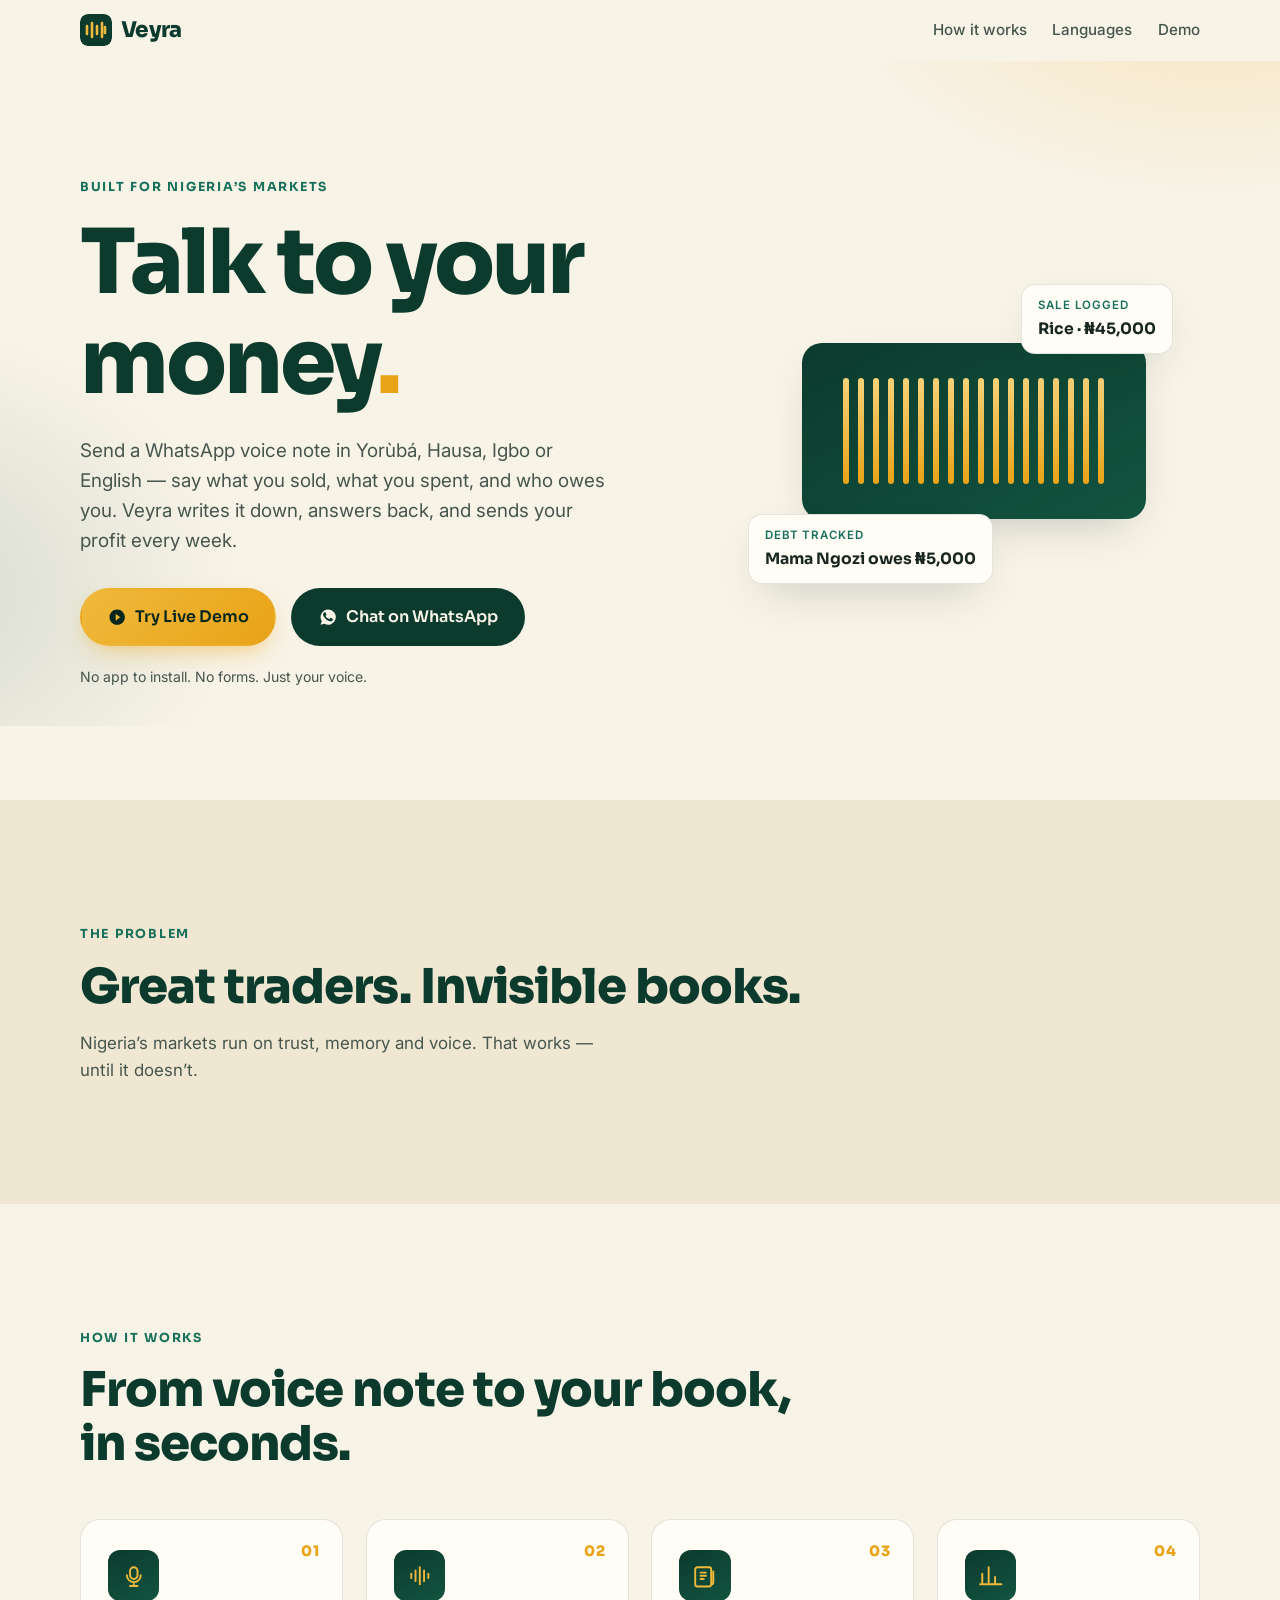
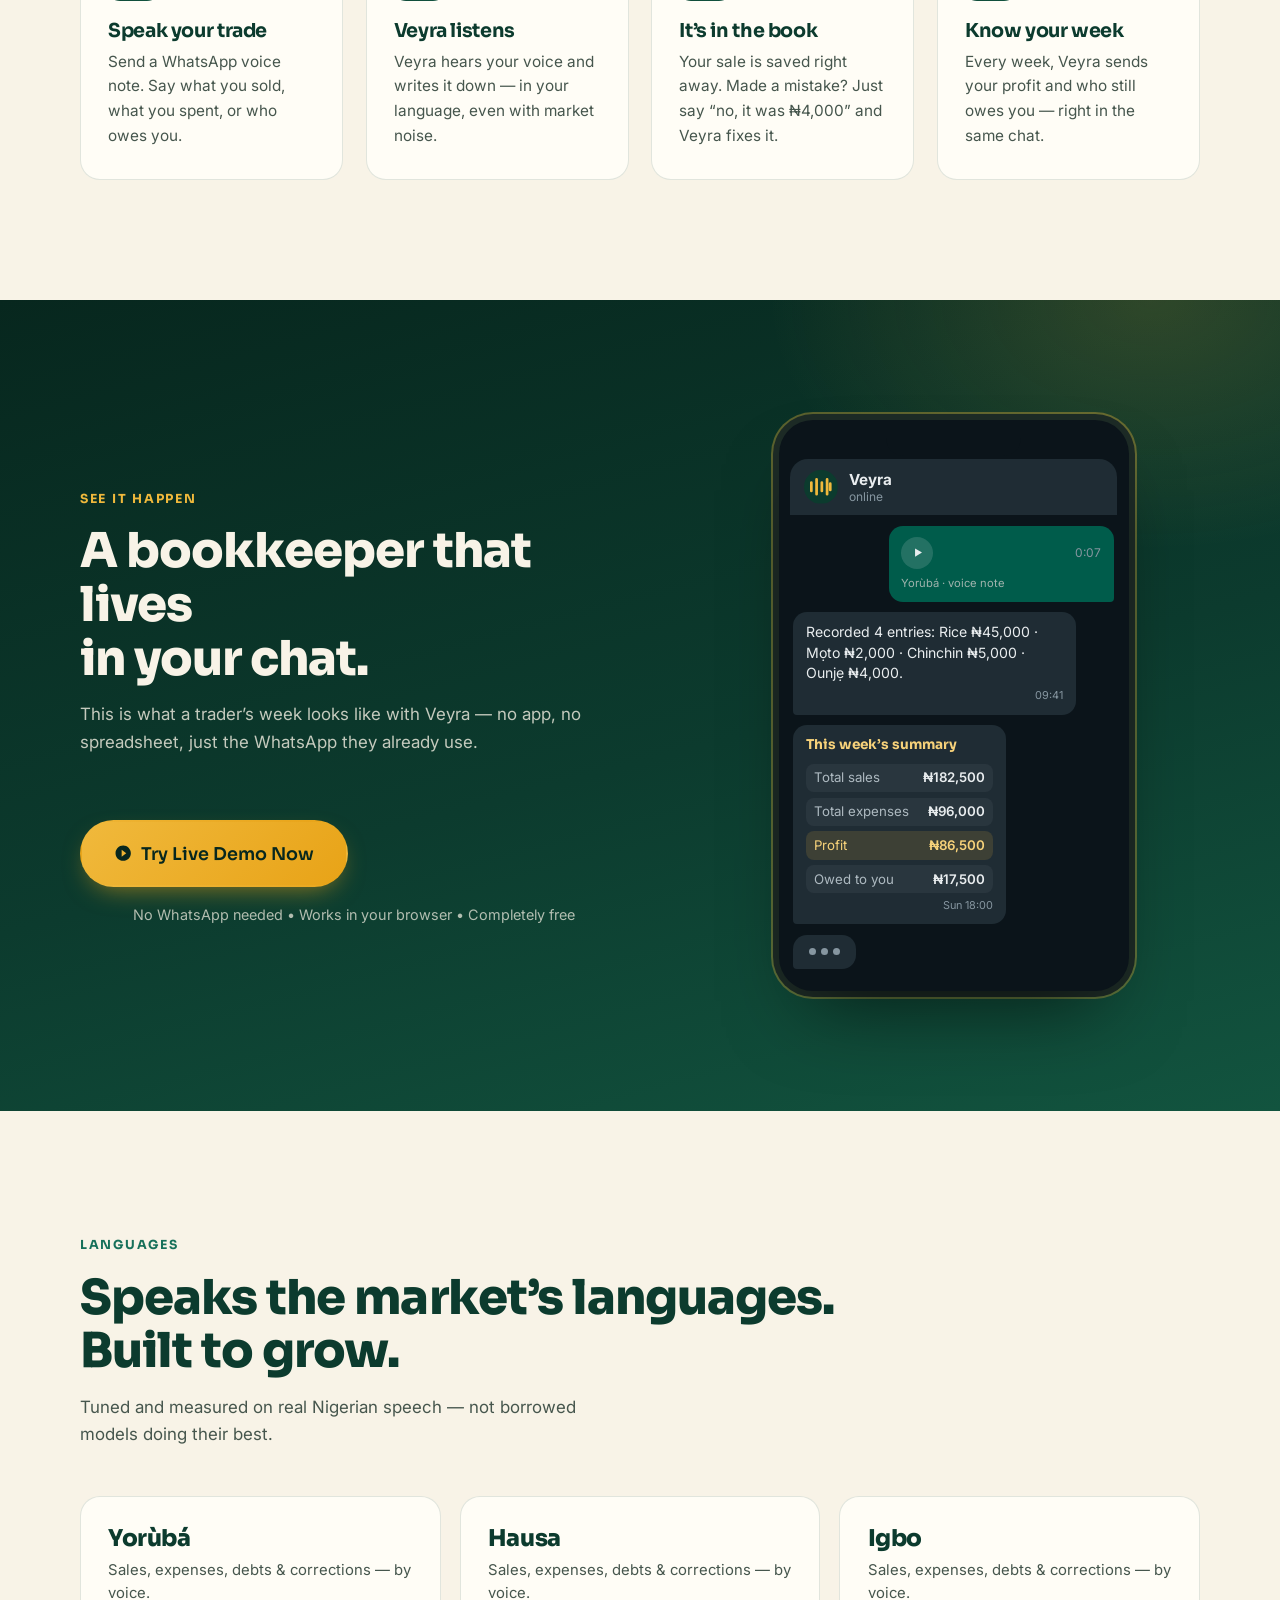
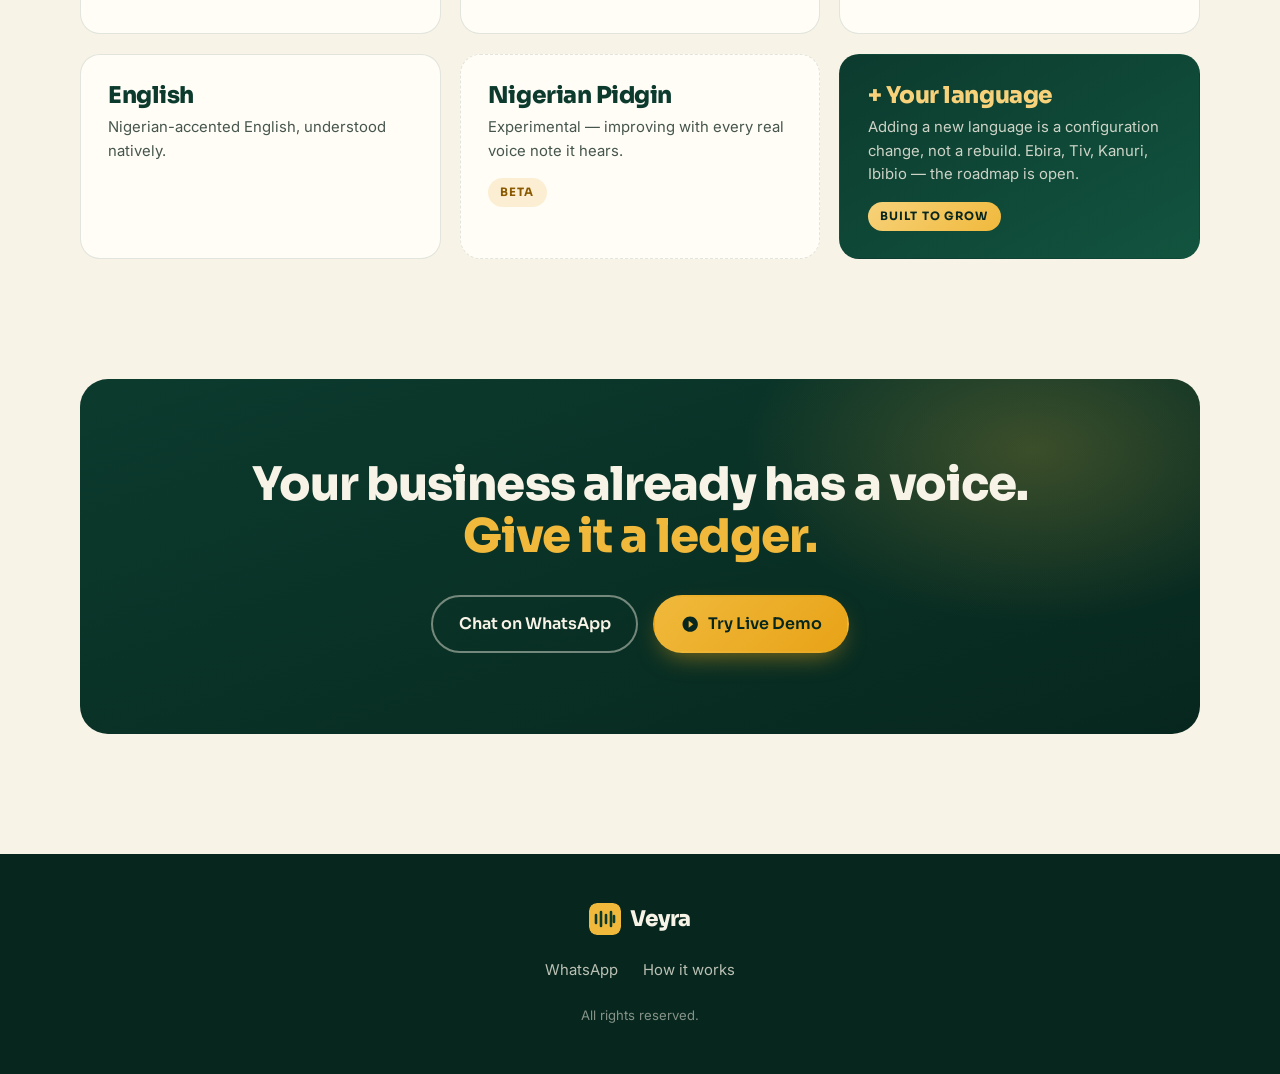
<file: site/index.html>
<!DOCTYPE html>
<html lang="en">
<head>
  <meta charset="UTF-8" />
  <meta name="viewport" content="width=device-width, initial-scale=1.0" />
  <title>Veyra — Talk to your money</title>
  <meta name="description" content="Veyra is a WhatsApp voice-note bookkeeper for Nigerian market traders. Speak in Yorùbá, Hausa, Igbo or English — Veyra logs sales, expenses and debts, and sends a weekly profit summary." />

  <link rel="preconnect" href="https://fonts.googleapis.com" />
  <link rel="preconnect" href="https://fonts.gstatic.com" crossorigin />
  <link href="https://fonts.googleapis.com/css2?family=Sora:wght@400;600;700;800&family=Inter:wght@400;500;600&display=swap" rel="stylesheet" />
  <link rel="stylesheet" href="styles.css" />
  <link rel="icon" href="data:image/svg+xml,%3Csvg xmlns='http://www.w3.org/2000/svg' viewBox='0 0 32 32'%3E%3Crect width='32' height='32' rx='8' fill='%230C3B2E'/%3E%3Cpath d='M7 12v8M12 9v14M17 12v8M22 9v14M25 13v6' stroke='%23F0B93C' stroke-width='2.6' stroke-linecap='round'/%3E%3C/svg%3E" />
</head>
<body>

  <!-- ======================= Header ======================= -->
  <header class="site-header" id="siteHeader">
    <div class="container header-inner">
      <a class="wordmark" href="#top" aria-label="Veyra home">
        <svg class="wordmark-mark" viewBox="0 0 32 32" aria-hidden="true">
          <rect width="32" height="32" rx="8" fill="#0C3B2E"/>
          <path d="M7 12v8M12 9v14M17 12v8M22 9v14M25 13v6" stroke="#F0B93C" stroke-width="2.6" stroke-linecap="round"/>
        </svg>
        <span class="wordmark-text">Veyra</span>
      </a>
      <nav class="header-nav" aria-label="Primary">
        <a href="#how">How it works</a>
        <a href="#languages">Languages</a>
        <a href="#demo-teaser">Demo</a>
      </nav>
    </div>
  </header>

  <main id="top">

    <!-- ======================= 1. Hero ======================= -->
    <section class="hero">
      <div class="hero-glow" aria-hidden="true"></div>
      <div class="container hero-inner">
        <div class="hero-copy">
          <p class="eyebrow reveal">Built for Nigeria&rsquo;s markets</p>
          <h1 class="hero-title reveal">Talk to your<br />money<span class="gold-dot">.</span></h1>
          <p class="hero-sub reveal">
            Send a WhatsApp voice note in Yorùbá, Hausa, Igbo or English — say what you
            sold, what you spent, and who owes you. Veyra writes it down, answers back,
            and sends your profit every week.
          </p>
          <div class="hero-ctas reveal">
            <a class="btn btn-primary" href="/demo/">
              <svg viewBox="0 0 24 24" aria-hidden="true"><path fill="currentColor" d="M12 2C6.48 2 2 6.48 2 12s4.48 10 10 10 10-4.48 10-10S17.52 2 12 2zm-2 14.5v-9l6 4.5-6 4.5z"/></svg>
              Try Live Demo
            </a>
            <!-- TODO(placeholder): replace href="#" with your wa.me link, e.g. https://wa.me/234XXXXXXXXXX -->
            <a class="btn btn-whatsapp" href="#" data-whatsapp-placeholder>
              <svg viewBox="0 0 24 24" aria-hidden="true"><path fill="currentColor" d="M12.04 2a9.9 9.9 0 0 0-8.4 15.2L2 22l4.9-1.6A9.9 9.9 0 1 0 12.04 2Zm5.8 14.1c-.24.68-1.4 1.3-1.95 1.35-.5.05-1.13.24-3.8-.8-3.2-1.26-5.25-4.55-5.4-4.76-.16-.21-1.3-1.73-1.3-3.3 0-1.57.82-2.34 1.11-2.66.29-.32.64-.4.85-.4h.61c.2 0 .46-.07.71.55.26.64.87 2.2.95 2.36.08.16.13.35.02.56-.1.21-.16.34-.31.53-.16.19-.33.42-.47.56-.16.15-.32.32-.14.63.18.32.8 1.3 1.71 2.12 1.18 1.05 2.17 1.37 2.48 1.53.31.15.5.13.68-.08.19-.21.79-.9.99-1.22.21-.31.42-.26.7-.15.29.1 1.83.86 2.14 1.02.32.16.53.24.6.37.08.14.08.79-.16 1.57Z"/></svg>
              Chat on WhatsApp
            </a>
          </div>
          <p class="hero-note reveal">No app to install. No forms. Just your voice.</p>
        </div>

        <div class="hero-art reveal" aria-hidden="true">
          <div class="hero-wave">
            <span></span><span></span><span></span><span></span><span></span><span></span>
            <span></span><span></span><span></span><span></span><span></span><span></span>
            <span></span><span></span><span></span><span></span><span></span><span></span>
          </div>
          <div class="float-card float-card-a">
            <span class="float-card-label">Sale logged</span>
            <strong>Rice &middot; ₦45,000</strong>
          </div>
          <div class="float-card float-card-b">
            <span class="float-card-label">Debt tracked</span>
            <strong>Mama Ngozi owes ₦5,000</strong>
          </div>
        </div>
      </div>
    </section>

    <!-- ======================= 2. Problem / stats ======================= -->
    <section class="section problem">
      <div class="container">
        <p class="eyebrow reveal">The problem</p>
        <h2 class="section-title reveal">Great traders. Invisible books.</h2>
        <p class="section-sub reveal">
          Nigeria&rsquo;s markets run on trust, memory and voice. That works — until it doesn&rsquo;t.
        </p>
      </div>
    </section>

    <!-- ======================= 3. How it works ======================= -->
    <section class="section how" id="how">
      <div class="container">
        <p class="eyebrow reveal">How it works</p>
        <h2 class="section-title reveal">From voice note to your book,<br />in seconds.</h2>
        <ol class="steps">
          <li class="step reveal">
            <div class="step-icon">
              <svg viewBox="0 0 24 24" aria-hidden="true"><path fill="none" stroke="currentColor" stroke-width="1.8" stroke-linecap="round" stroke-linejoin="round" d="M12 15a3.5 3.5 0 0 0 3.5-3.5v-4a3.5 3.5 0 0 0-7 0v4A3.5 3.5 0 0 0 12 15Zm6.5-3.5a6.5 6.5 0 0 1-13 0M12 18v3.5M8.5 21.5h7"/></svg>
            </div>
            <h3>Speak your trade</h3>
            <p>Send a WhatsApp voice note. Say what you sold, what you spent, or who owes you.</p>
          </li>
          <li class="step reveal">
            <div class="step-icon">
              <svg viewBox="0 0 24 24" aria-hidden="true"><path fill="none" stroke="currentColor" stroke-width="1.8" stroke-linecap="round" d="M4 10v4M8 7v10M12 4v16M16 7v10M20 10v4"/></svg>
            </div>
            <h3>Veyra listens</h3>
            <p>Veyra hears your voice and writes it down — in your language, even with market noise.</p>
          </li>
          <li class="step reveal">
            <div class="step-icon">
              <svg viewBox="0 0 24 24" aria-hidden="true"><path fill="none" stroke="currentColor" stroke-width="1.8" stroke-linecap="round" stroke-linejoin="round" d="M5 4h11a2 2 0 0 1 2 2v14a2 2 0 0 0 2-2V8M5 4a2 2 0 0 0-2 2v14a2 2 0 0 0 2 2h11a2 2 0 0 0 2-2V6a2 2 0 0 0-2-2H5Zm3 5h5M8 12h5M8 15h3"/></svg>
            </div>
            <h3>It&rsquo;s in the book</h3>
            <p>Your sale is saved right away. Made a mistake? Just say &ldquo;no, it was ₦4,000&rdquo; and Veyra fixes it.</p>
          </li>
          <li class="step reveal">
            <div class="step-icon">
              <svg viewBox="0 0 24 24" aria-hidden="true"><path fill="none" stroke="currentColor" stroke-width="1.8" stroke-linecap="round" stroke-linejoin="round" d="M4 20V10M10 20V4M16 20v-7M22 20H2"/></svg>
            </div>
            <h3>Know your week</h3>
            <p>Every week, Veyra sends your profit and who still owes you — right in the same chat.</p>
          </li>
        </ol>
      </div>
    </section>

    <!-- ======================= 4. Live demo teaser ======================= -->
    <section class="section demo-teaser" id="demo-teaser">
      <div class="container demo-inner">
        <div class="demo-copy">
          <p class="eyebrow light reveal">See it happen</p>
          <h2 class="section-title reveal">A bookkeeper that lives<br />in your chat.</h2>
          <p class="section-sub light reveal">
            This is what a trader&rsquo;s week looks like with Veyra — no app, no spreadsheet,
            just the WhatsApp they already use.
          </p>
          <div class="demo-cta reveal">
            <a class="btn btn-primary btn-large" href="/demo/">
              <svg viewBox="0 0 24 24" aria-hidden="true"><path fill="currentColor" d="M12 2C6.48 2 2 6.48 2 12s4.48 10 10 10 10-4.48 10-10S17.52 2 12 2zm-2 14.5v-9l6 4.5-6 4.5z"/></svg>
              Try Live Demo Now
            </a>
            <p class="demo-note">No WhatsApp needed • Works in your browser • Completely free</p>
          </div>
        </div>

        <div class="phone reveal" aria-label="Mockup of a WhatsApp conversation with Veyra">
          <div class="phone-notch" aria-hidden="true"></div>
          <div class="phone-header">
            <span class="phone-avatar" aria-hidden="true">
              <svg viewBox="0 0 32 32"><rect width="32" height="32" rx="8" fill="#0C3B2E"/><path d="M7 12v8M12 9v14M17 12v8M22 9v14M25 13v6" stroke="#F0B93C" stroke-width="2.6" stroke-linecap="round"/></svg>
            </span>
            <div class="phone-header-text">
              <strong>Veyra</strong>
              <span>online</span>
            </div>
          </div>
          <div class="chat">
            <div class="bubble bubble-out">
              <div class="vn">
                <span class="vn-play" aria-hidden="true">
                  <svg viewBox="0 0 24 24"><path fill="currentColor" d="M8 5.5v13l11-6.5-11-6.5Z"/></svg>
                </span>
                <span class="vn-wave" aria-hidden="true">
                  <i></i><i></i><i></i><i></i><i></i><i></i><i></i><i></i><i></i><i></i>
                  <i></i><i></i><i></i><i></i><i></i><i></i><i></i><i></i><i></i><i></i>
                </span>
                <span class="vn-meta">0:07</span>
              </div>
              <span class="bubble-tag">Yorùbá &middot; voice note</span>
            </div>
            <div class="bubble bubble-in">
              Recorded 4 entries: Rice ₦45,000 &middot; Mọto ₦2,000 &middot; Chinchin ₦5,000 &middot; Ounjẹ ₦4,000.
              <span class="bubble-time">09:41</span>
            </div>
            <div class="bubble bubble-in bubble-card">
              <strong>This week&rsquo;s summary</strong>
              <div class="mini-ledger">
                <div><span>Total sales</span><b>₦182,500</b></div>
                <div><span>Total expenses</span><b>₦96,000</b></div>
                <div class="profit"><span>Profit</span><b>₦86,500</b></div>
                <div><span>Owed to you</span><b>₦17,500</b></div>
              </div>
              <span class="bubble-time">Sun 18:00</span>
            </div>
            <div class="bubble bubble-in bubble-typing" aria-hidden="true">
              <i></i><i></i><i></i>
            </div>
          </div>
        </div>
      </div>
    </section>

    <!-- ======================= 5. Languages ======================= -->
    <section class="section languages" id="languages">
      <div class="container">
        <p class="eyebrow reveal">Languages</p>
        <h2 class="section-title reveal">Speaks the market&rsquo;s languages.<br />Built to grow.</h2>
        <p class="section-sub reveal">
          Tuned and measured on real Nigerian speech — not borrowed models doing their best.
        </p>
        <div class="lang-grid">
          <article class="lang-card reveal">
            <h3>Yorùbá</h3>
            <p>Sales, expenses, debts &amp; corrections — by voice.</p>
          </article>
          <article class="lang-card reveal">
            <h3>Hausa</h3>
            <p>Sales, expenses, debts &amp; corrections — by voice.</p>
          </article>
          <article class="lang-card reveal">
            <h3>Igbo</h3>
            <p>Sales, expenses, debts &amp; corrections — by voice.</p>
          </article>
          <article class="lang-card reveal">
            <h3>English</h3>
            <p>Nigerian-accented English, understood natively.</p>
          </article>
          <article class="lang-card lang-card-soon reveal">
            <h3>Nigerian Pidgin</h3>
            <p>Experimental — improving with every real voice note it hears.</p>
            <span class="lang-badge lang-badge-beta">Beta</span>
          </article>
          <article class="lang-card lang-card-grow reveal">
            <h3>+ Your language</h3>
            <p>Adding a new language is a configuration change, not a rebuild. Ebira, Tiv, Kanuri, Ibibio — the roadmap is open.</p>
            <span class="lang-badge lang-badge-gold">Built to grow</span>
          </article>
        </div>
      </div>
    </section>

    <!-- ======================= Final CTA ======================= -->
    <section class="section final-cta">
      <div class="container final-cta-inner reveal">
        <h2>Your business already has a voice.<br /><span class="gold-text">Give it a ledger.</span></h2>
        <div class="hero-ctas">
          <a class="btn btn-primary" href="/demo/">
            <svg viewBox="0 0 24 24" aria-hidden="true"><path fill="currentColor" d="M12 2C6.48 2 2 6.48 2 12s4.48 10 10 10 10-4.48 10-10S17.52 2 12 2zm-2 14.5v-9l6 4.5-6 4.5z"/></svg>
            Try Live Demo
          </a>
          <!-- TODO(placeholder): replace href="#" with your wa.me link -->
          <a class="btn btn-outline-light" href="#" data-whatsapp-placeholder>Chat on WhatsApp</a>
        </div>
      </div>
    </section>

  </main>

  <!-- ======================= Footer ======================= -->
  <footer class="site-footer">
    <div class="container footer-inner">
      <a class="wordmark wordmark-light" href="#top" aria-label="Veyra home">
        <svg class="wordmark-mark" viewBox="0 0 32 32" aria-hidden="true">
          <rect width="32" height="32" rx="8" fill="#F0B93C"/>
          <path d="M7 12v8M12 9v14M17 12v8M22 9v14M25 13v6" stroke="#0C3B2E" stroke-width="2.6" stroke-linecap="round"/>
        </svg>
        <span class="wordmark-text">Veyra</span>
      </a>
      <nav class="footer-nav" aria-label="Footer">
        <!-- TODO(placeholder): replace href="#" with your wa.me link -->
        <a href="#" data-whatsapp-placeholder>WhatsApp</a>
        <a href="#how">How it works</a>
      </nav>
      <p class="footer-note">All rights reserved.</p>
    </div>
  </footer>

  <script src="site.js"></script>
</body>
</html>
</file>
<file: site/styles.css>
/* ============================================================
   Veyra — landing page
   Palette: deep green / gold on warm cream. Mobile-first.
   ============================================================ */

:root {
  --green-900: #07271e;
  --green-800: #0c3b2e;
  --green-700: #12543f;
  --green-600: #17705a;
  --gold-500: #e8a317;
  --gold-400: #f0b93c;
  --gold-300: #f7d27a;
  --cream: #f8f3e7;
  --cream-deep: #f0e7d3;
  --card: #fffdf6;
  --ink: #182720;
  --ink-soft: #46564d;
  --line: rgba(12, 59, 46, 0.12);
  --shadow-soft: 0 18px 45px -18px rgba(7, 39, 30, 0.25);
  --radius: 20px;
  --font-display: "Sora", "Segoe UI", system-ui, sans-serif;
  --font-body: "Inter", "Segoe UI", system-ui, sans-serif;
}

* { margin: 0; padding: 0; box-sizing: border-box; }

html { scroll-behavior: smooth; }

body {
  font-family: var(--font-body);
  background: var(--cream);
  color: var(--ink);
  line-height: 1.6;
  -webkit-font-smoothing: antialiased;
  overflow-x: hidden;
}

h1, h2, h3 { font-family: var(--font-display); line-height: 1.12; letter-spacing: -0.02em; }

a { color: inherit; text-decoration: none; }

.container { width: min(1120px, 100% - 2.5rem); margin-inline: auto; }

/* ---------- Buttons ---------- */
.btn {
  display: inline-flex; align-items: center; justify-content: center; gap: 0.55rem;
  font-family: var(--font-display); font-weight: 600; font-size: 1rem;
  padding: 0.9rem 1.6rem; border-radius: 999px; border: 2px solid transparent;
  cursor: pointer; transition: transform 0.18s ease, box-shadow 0.18s ease, background 0.18s ease;
  will-change: transform;
}
.btn:hover { transform: translateY(-2px); }
.btn:active { transform: translateY(0); }
.btn svg { width: 1.15rem; height: 1.15rem; flex: none; }

.btn-primary {
  background: linear-gradient(135deg, var(--gold-400), var(--gold-500));
  color: var(--green-900);
  box-shadow: 0 10px 26px -10px rgba(232, 163, 23, 0.65);
}
.btn-primary:hover { box-shadow: 0 16px 32px -10px rgba(232, 163, 23, 0.75); }

.btn-whatsapp { background: var(--green-800); color: var(--cream); }
.btn-whatsapp:hover { background: var(--green-700); }

.btn-gold {
  background: linear-gradient(135deg, var(--gold-400), var(--gold-500));
  color: var(--green-900);
  box-shadow: 0 10px 26px -10px rgba(0, 0, 0, 0.35);
}
.btn-outline-light { border-color: rgba(248, 243, 231, 0.45); color: var(--cream); }
.btn-outline-light:hover { background: rgba(248, 243, 231, 0.1); }
.btn-small { padding: 0.55rem 1.1rem; font-size: 0.9rem; }
.btn-large { padding: 1.1rem 2rem; font-size: 1.1rem; }

/* ---------- Eyebrow / section headings ---------- */
.eyebrow {
  display: inline-block; font-family: var(--font-display);
  font-size: 0.78rem; font-weight: 700; letter-spacing: 0.14em;
  text-transform: uppercase; color: var(--green-600); margin-bottom: 0.9rem;
}
.eyebrow.light { color: var(--gold-400); }

.section { padding: clamp(4.5rem, 10vw, 7.5rem) 0; }
.section-title { font-size: clamp(1.9rem, 5vw, 3rem); font-weight: 800; color: var(--green-800); }
.section-sub { max-width: 34rem; margin-top: 1rem; color: var(--ink-soft); font-size: 1.06rem; }
.section-sub.light { color: rgba(248, 243, 231, 0.78); }

/* ---------- Header ---------- */
.site-header {
  position: sticky; top: 0; z-index: 50;
  background: rgba(248, 243, 231, 0.82);
  backdrop-filter: blur(14px); -webkit-backdrop-filter: blur(14px);
  border-bottom: 1px solid transparent;
  transition: border-color 0.25s ease;
}
.site-header.scrolled { border-bottom-color: var(--line); }

.header-inner { display: flex; align-items: center; gap: 1.5rem; padding: 0.8rem 0; }

.wordmark { display: inline-flex; align-items: center; gap: 0.55rem; }
.wordmark-mark { width: 2rem; height: 2rem; border-radius: 8px; }
.wordmark-text { font-family: var(--font-display); font-weight: 800; font-size: 1.35rem; color: var(--green-800); letter-spacing: -0.02em; }
.wordmark-light .wordmark-text { color: var(--cream); }

.header-nav { display: none; gap: 1.6rem; margin-left: auto; font-weight: 500; font-size: 0.95rem; color: var(--ink-soft); }
.header-nav a:hover { color: var(--green-700); }
.header-inner .btn { margin-left: auto; }
.header-nav ~ .btn { margin-left: 0; }

/* ---------- Hero ---------- */
.hero { position: relative; padding: clamp(4rem, 9vw, 7rem) 0 clamp(4rem, 9vw, 7rem); overflow: hidden; }

.hero-glow {
  position: absolute; inset: -30% -20% auto; height: 120%;
  background:
    radial-gradient(38rem 24rem at 82% 12%, rgba(240, 185, 60, 0.28), transparent 65%),
    radial-gradient(34rem 26rem at 8% 85%, rgba(18, 84, 63, 0.16), transparent 65%);
  pointer-events: none;
}

.hero-inner { position: relative; display: grid; gap: 3.5rem; }

.hero-title {
  font-size: clamp(3rem, 11vw, 5.6rem); font-weight: 800; color: var(--green-800);
  letter-spacing: -0.035em;
}
.gold-dot { color: var(--gold-500); }

.hero-sub { max-width: 33rem; margin-top: 1.4rem; font-size: clamp(1.02rem, 2.4vw, 1.18rem); color: var(--ink-soft); }

.hero-ctas { display: flex; flex-wrap: wrap; gap: 0.9rem; margin-top: 2rem; }
.hero-ctas .btn-primary { order: 1; }
.hero-ctas .btn-whatsapp { order: 2; }
.hero-note { margin-top: 1.2rem; font-size: 0.88rem; color: var(--ink-soft); }

/* Hero art: animated waveform + floating cards */
.hero-art { position: relative; min-height: 15rem; display: grid; place-items: center; }

.hero-wave {
  display: flex; align-items: center; gap: 7px; height: 9rem;
  padding: 1.6rem 2rem; border-radius: var(--radius);
  background: linear-gradient(150deg, var(--green-800), var(--green-700));
  box-shadow: var(--shadow-soft);
}
.hero-wave span {
  width: 6px; height: 100%; border-radius: 99px;
  background: linear-gradient(180deg, var(--gold-300), var(--gold-500));
  transform-origin: center;
  animation: pulse-bar 1.3s ease-in-out infinite;
}
.hero-wave span:nth-child(odd)  { animation-duration: 1.15s; }
.hero-wave span:nth-child(3n)   { animation-duration: 0.95s; animation-delay: 0.12s; }
.hero-wave span:nth-child(4n)   { animation-delay: 0.28s; }
.hero-wave span:nth-child(5n)   { animation-delay: 0.42s; }

@keyframes pulse-bar {
  0%, 100% { transform: scaleY(0.3); }
  50%      { transform: scaleY(1); }
}

.float-card {
  position: absolute; display: grid; gap: 0.15rem;
  background: var(--card); border: 1px solid var(--line); border-radius: 14px;
  padding: 0.7rem 1rem; box-shadow: var(--shadow-soft);
  animation: float-y 5.5s ease-in-out infinite;
}
.float-card-label { font-size: 0.72rem; text-transform: uppercase; letter-spacing: 0.08em; color: var(--green-600); font-weight: 600; }
.float-card strong { font-family: var(--font-display); font-size: 0.98rem; color: var(--ink); }
.float-card-a { top: 4%; right: 2%; }
.float-card-b { bottom: 2%; left: 0; animation-delay: 2.6s; }

@keyframes float-y {
  0%, 100% { transform: translateY(0); }
  50%      { transform: translateY(-12px); }
}

/* ---------- Problem ---------- */
.problem { background: var(--cream-deep); }

/* ---------- How it works ---------- */
.steps {
  list-style: none; display: grid; gap: 1.4rem;
  margin-top: 3rem; counter-reset: step;
}
.step {
  position: relative; background: var(--card);
  border: 1px solid var(--line); border-radius: var(--radius);
  padding: 1.9rem 1.7rem;
  transition: transform 0.2s ease, box-shadow 0.2s ease;
}
.step:hover { transform: translateY(-4px); box-shadow: var(--shadow-soft); }
.step::before {
  counter-increment: step; content: counter(step, decimal-leading-zero);
  position: absolute; top: 1.3rem; right: 1.4rem;
  font-family: var(--font-display); font-weight: 800; font-size: 0.9rem;
  color: var(--gold-500); letter-spacing: 0.06em;
}
.step-icon {
  width: 3.2rem; height: 3.2rem; border-radius: 12px;
  display: grid; place-items: center;
  background: linear-gradient(150deg, var(--green-800), var(--green-700));
  color: var(--gold-400); margin-bottom: 1.2rem;
}
.step-icon svg { width: 1.6rem; height: 1.6rem; }
.step h3 { font-size: 1.2rem; font-weight: 700; color: var(--green-800); margin-bottom: 0.5rem; }
.step p { font-size: 0.96rem; color: var(--ink-soft); }

/* ---------- Demo teaser ---------- */
.demo-teaser {
  background:
    radial-gradient(40rem 26rem at 90% 0%, rgba(240, 185, 60, 0.16), transparent 60%),
    linear-gradient(165deg, var(--green-900), var(--green-800) 55%, var(--green-700));
  color: var(--cream);
}
.demo-teaser .section-title { color: var(--cream); }

.demo-inner { display: grid; gap: 3.5rem; align-items: center; }
.demo-copy .btn-primary { margin-top: 2rem; }

.demo-cta { margin-top: 2rem; }
.demo-note { 
  margin-top: 1rem; 
  font-size: 0.9rem; 
  color: rgba(248, 243, 231, 0.7); 
  text-align: center;
}

/* Phone mock */
.phone {
  position: relative; width: min(350px, 100%); margin-inline: auto;
  background: #0b141a; border-radius: 34px; padding: 0.9rem 0.9rem 1.4rem;
  box-shadow: 0 40px 80px -30px rgba(0, 0, 0, 0.6), 0 0 0 6px #1d2b26, 0 0 0 8px rgba(240, 185, 60, 0.35);
}
.phone-notch {
  width: 42%; height: 1.35rem; margin: 0 auto 0.6rem;
  background: #0b141a; border-radius: 0 0 18px 18px;
}
.phone-header {
  display: flex; align-items: center; gap: 0.7rem;
  background: #1f2c34; border-radius: 18px 18px 0 0;
  padding: 0.7rem 0.9rem; margin: -0.4rem -0.2rem 0.7rem;
}
.phone-avatar svg { width: 2.1rem; height: 2.1rem; border-radius: 50%; display: block; }
.phone-header-text { display: grid; line-height: 1.25; }
.phone-header-text strong { font-size: 0.95rem; color: #e9edef; }
.phone-header-text span { font-size: 0.75rem; color: #8696a0; }

.chat { display: grid; gap: 0.65rem; }

.bubble {
  position: relative; max-width: 88%; padding: 0.65rem 0.8rem;
  border-radius: 14px; font-size: 0.88rem; line-height: 1.45;
  animation: bubble-in 0.5s cubic-bezier(0.2, 0.9, 0.3, 1.2) backwards;
}
.bubble:nth-of-type(1) { animation-delay: 0.15s; }
.bubble:nth-of-type(2) { animation-delay: 0.55s; }
.bubble:nth-of-type(3) { animation-delay: 0.95s; }
.bubble:nth-of-type(4) { animation-delay: 1.4s; }

@keyframes bubble-in {
  from { opacity: 0; transform: translateY(14px) scale(0.96); }
  to   { opacity: 1; transform: translateY(0) scale(1); }
}

.bubble-out { justify-self: end; background: #005c4b; color: #e9edef; border-bottom-right-radius: 4px; }
.bubble-in  { justify-self: start; background: #1f2c34; color: #e9edef; border-bottom-left-radius: 4px; }

.bubble-time {
  display: block; text-align: right; margin-top: 0.3rem;
  font-size: 0.68rem; color: #8696a0;
}

/* voice note bubble */
.vn { display: flex; align-items: center; gap: 0.6rem; min-width: 200px; }
.vn-play {
  width: 2rem; height: 2rem; flex: none; border-radius: 50%;
  background: rgba(233, 237, 239, 0.15); display: grid; place-items: center;
}
.vn-play svg { width: 0.95rem; height: 0.95rem; color: #e9edef; }
.vn-wave { display: flex; align-items: center; gap: 3px; height: 1.6rem; flex: 1; }
.vn-wave i {
  width: 3px; border-radius: 99px; background: #53bdeb;
  animation: pulse-bar 1.1s ease-in-out infinite;
}
.vn-wave i:nth-child(2n)  { animation-delay: 0.15s; }
.vn-wave i:nth-child(3n)  { animation-delay: 0.3s; }
.vn-wave i:nth-child(5n)  { animation-delay: 0.45s; }
.vn-wave i:nth-child(7n)  { animation-duration: 0.9s; }
.vn-meta { font-size: 0.75rem; color: #8696a0; }
.bubble-tag { display: block; margin-top: 0.4rem; font-size: 0.7rem; color: #9fb3ad; }

/* summary card bubble */
.bubble-card strong { display: block; font-family: var(--font-display); font-size: 0.85rem; margin-bottom: 0.55rem; color: var(--gold-300); }
.mini-ledger { display: grid; gap: 0.35rem; }
.mini-ledger > div {
  display: flex; justify-content: space-between; gap: 1.2rem;
  font-size: 0.83rem; padding: 0.28rem 0.5rem; border-radius: 8px; background: rgba(233, 237, 239, 0.05);
}
.mini-ledger span { color: #aebac1; }
.mini-ledger b { color: #e9edef; font-weight: 600; }
.mini-ledger .profit { background: rgba(240, 185, 60, 0.14); }
.mini-ledger .profit span, .mini-ledger .profit b { color: var(--gold-300); }

/* typing indicator */
.bubble-typing { display: inline-flex; gap: 5px; padding: 0.85rem 1rem; }
.bubble-typing i {
  width: 7px; height: 7px; border-radius: 50%; background: #8696a0;
  animation: typing 1.2s ease-in-out infinite;
}
.bubble-typing i:nth-child(2) { animation-delay: 0.18s; }
.bubble-typing i:nth-child(3) { animation-delay: 0.36s; }
@keyframes typing {
  0%, 60%, 100% { transform: translateY(0); opacity: 0.5; }
  30%           { transform: translateY(-4px); opacity: 1; }
}

/* ---------- Languages ---------- */
.lang-grid { display: grid; gap: 1.2rem; margin-top: 3rem; }

.lang-card {
  background: var(--card); border: 1px solid var(--line);
  border-radius: var(--radius); padding: 1.7rem;
  display: grid; gap: 0.5rem; align-content: start;
  transition: transform 0.2s ease, box-shadow 0.2s ease;
}
.lang-card:hover { transform: translateY(-4px); box-shadow: var(--shadow-soft); }
.lang-card h3 { font-size: 1.45rem; font-weight: 800; color: var(--green-800); }
.lang-card p { font-size: 0.93rem; color: var(--ink-soft); }

.lang-badge {
  justify-self: start; margin-top: 0.4rem;
  font-family: var(--font-display); font-size: 0.72rem; font-weight: 700;
  letter-spacing: 0.1em; text-transform: uppercase;
  color: var(--green-700); background: rgba(18, 84, 63, 0.1);
  padding: 0.35rem 0.75rem; border-radius: 999px;
}
.lang-badge-beta { color: #8a5a00; background: rgba(232, 163, 23, 0.16); }
.lang-badge-gold { color: var(--green-900); background: linear-gradient(135deg, var(--gold-300), var(--gold-400)); }

.lang-card-soon { border-style: dashed; }
.lang-card-grow {
  background: linear-gradient(150deg, var(--green-800), var(--green-700));
  border-color: transparent;
}
.lang-card-grow h3 { color: var(--gold-300); }
.lang-card-grow p { color: rgba(248, 243, 231, 0.82); }

/* ---------- Final CTA ---------- */
.final-cta { padding-top: 0; }
.final-cta-inner {
  background:
    radial-gradient(30rem 18rem at 85% 20%, rgba(240, 185, 60, 0.22), transparent 60%),
    linear-gradient(160deg, var(--green-800), var(--green-900));
  border-radius: 28px; padding: clamp(2.8rem, 7vw, 5rem) clamp(1.6rem, 5vw, 4rem);
  text-align: center; color: var(--cream);
}
.final-cta-inner h2 { font-size: clamp(1.8rem, 5vw, 2.9rem); font-weight: 800; }
.gold-text { color: var(--gold-400); }
.final-cta .hero-ctas { justify-content: center; }

/* ---------- Footer ---------- */
.site-footer { background: var(--green-900); color: rgba(248, 243, 231, 0.75); padding: 3rem 0; }
.footer-inner { display: grid; gap: 1.4rem; justify-items: center; text-align: center; }
.footer-nav { display: flex; flex-wrap: wrap; gap: 1.6rem; justify-content: center; font-size: 0.93rem; }
.footer-nav a:hover { color: var(--gold-300); }
.footer-note { font-size: 0.82rem; opacity: 0.7; }

/* ---------- Reveal-on-scroll ---------- */
.reveal { opacity: 0; transform: translateY(26px); transition: opacity 0.7s ease, transform 0.7s cubic-bezier(0.2, 0.7, 0.3, 1); }
.reveal.is-visible { opacity: 1; transform: translateY(0); }

/* ============================================================
   Responsive — tablet & up
   ============================================================ */
@media (min-width: 640px) {
  .header-nav { display: flex; }
  .steps { grid-template-columns: repeat(2, 1fr); }
  .lang-grid { grid-template-columns: repeat(2, 1fr); }
  .float-card-a { right: 6%; }
}

@media (min-width: 900px) {
  .hero-inner { grid-template-columns: 1.15fr 0.85fr; align-items: center; }
  .hero-art { min-height: 20rem; }
  .hero-wave { height: 11rem; gap: 9px; padding: 2.2rem 2.6rem; }
  .demo-inner { grid-template-columns: 1fr 0.9fr; gap: 5rem; }
  .steps { grid-template-columns: repeat(4, 1fr); }
  .lang-grid { grid-template-columns: repeat(3, 1fr); }
}

/* ---------- Reduced motion ---------- */
@media (prefers-reduced-motion: reduce) {
  html { scroll-behavior: auto; }
  .reveal { opacity: 1; transform: none; transition: none; }
  .hero-wave span, .vn-wave i, .float-card, .bubble-typing i { animation: none; }
  .bubble { animation: none; }
}
</file>
